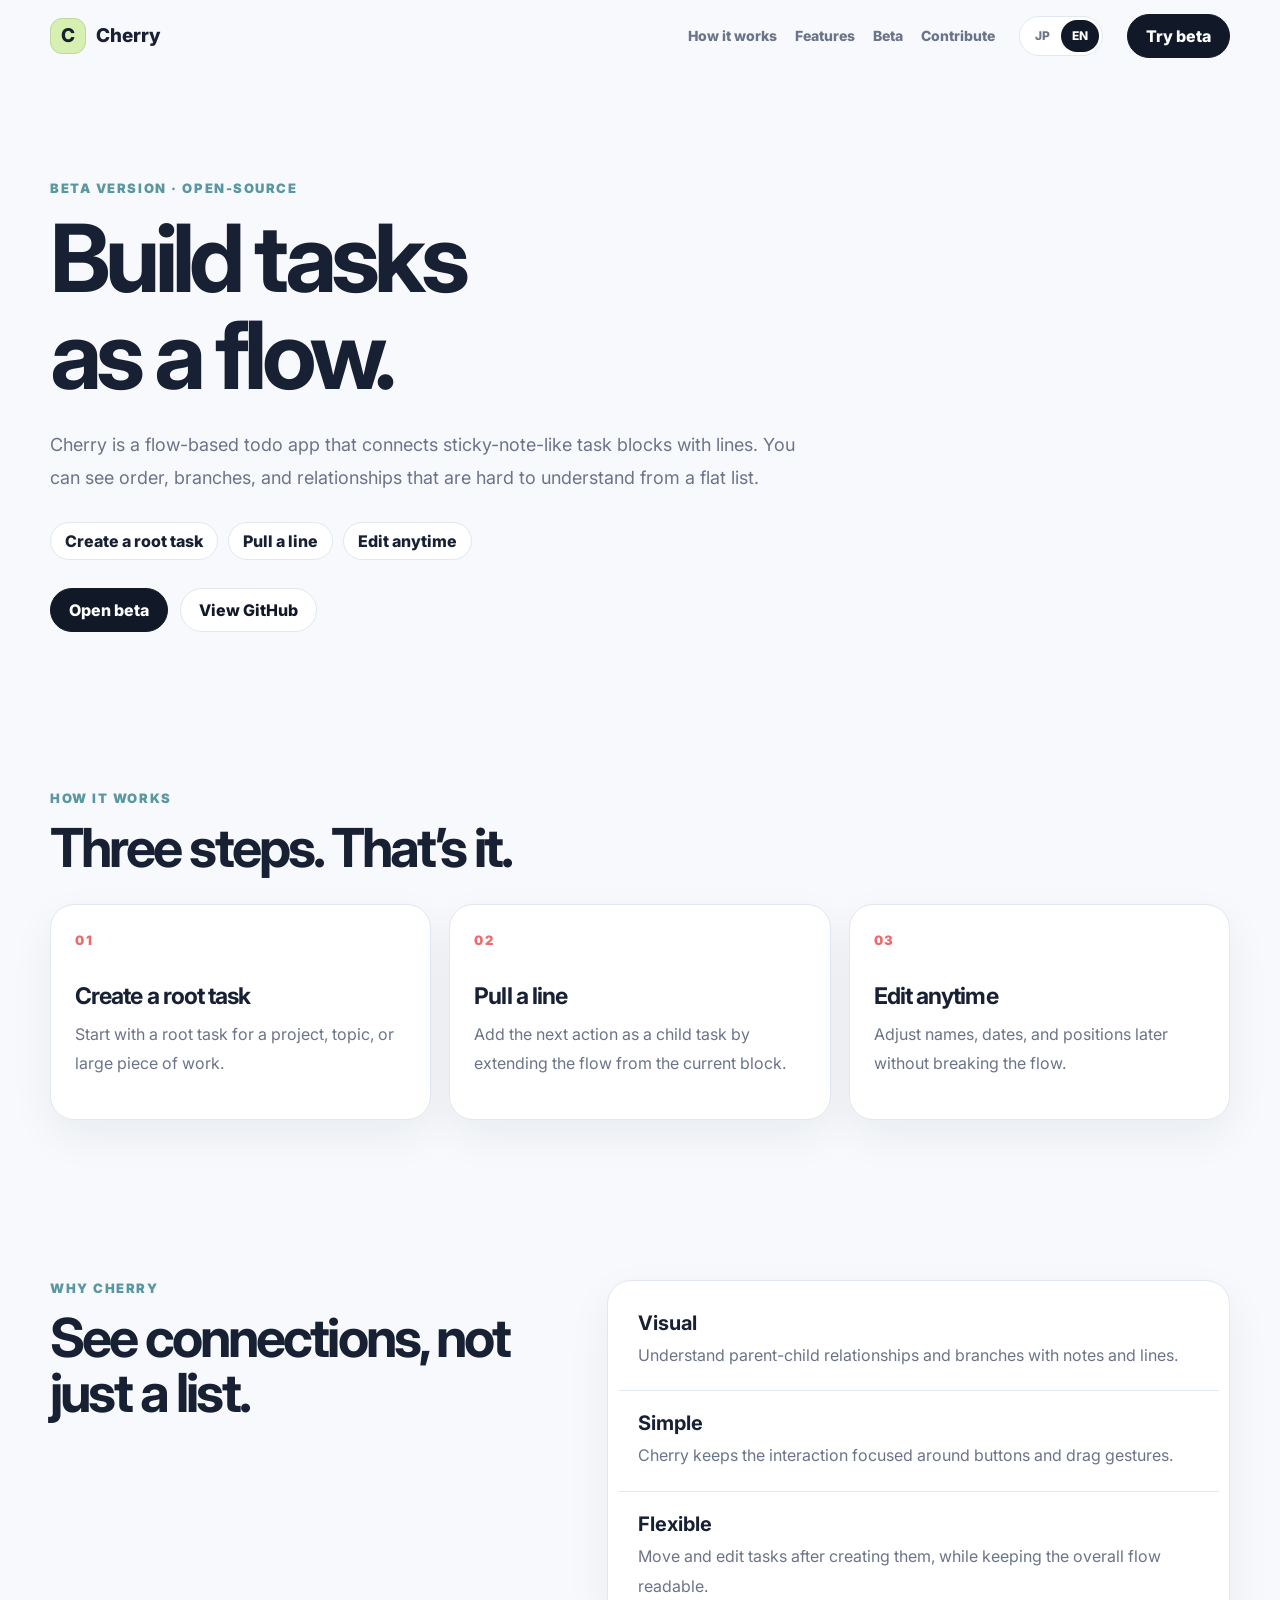
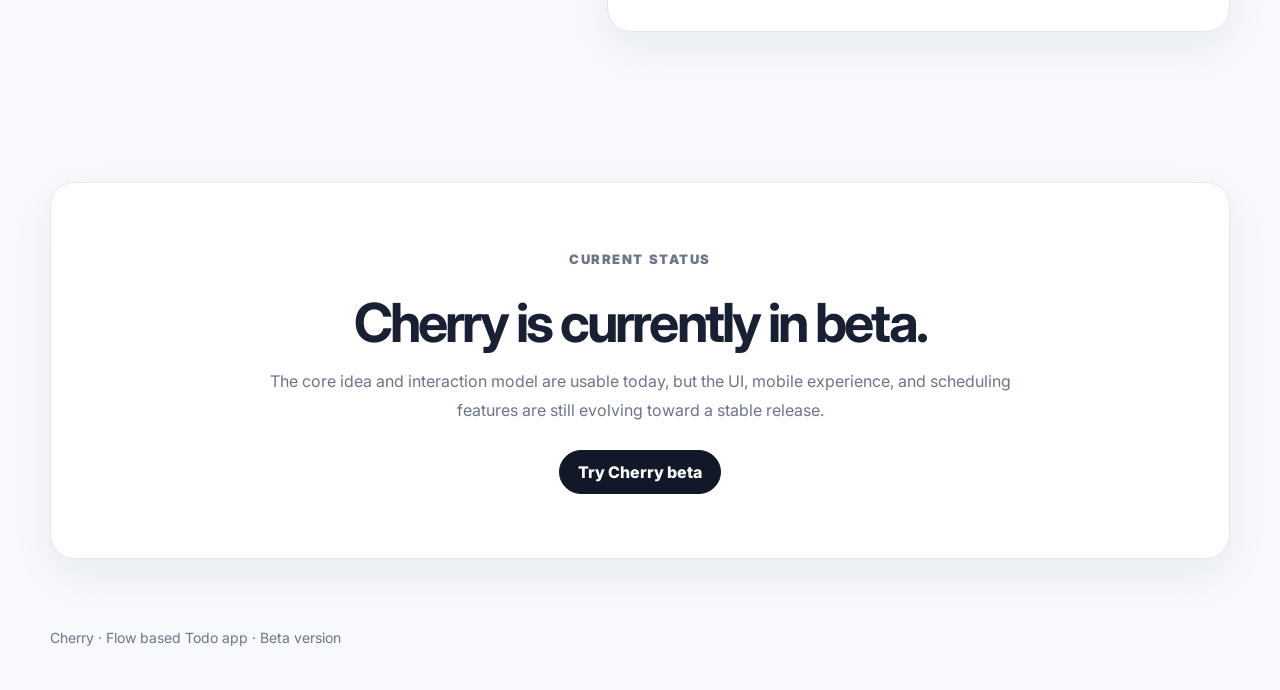
<file: index.html>
<!doctype html>
<html lang="ja" data-lang="ja">
  <head>
    <meta charset="utf-8" />
    <meta name="viewport" content="width=device-width, initial-scale=1" />
    <title>Cherry — Flow based Todo app</title>
    <meta name="description" content="Cherry is a simple flow-based todo app. Create a root task, pull a line, and grow tasks visually. Currently in beta." />
    <meta name="theme-color" content="#f7f9fc" />
    <meta property="og:title" content="Cherry — Flow based Todo app" />
    <meta property="og:description" content="Create a root task, pull a line, and grow your tasks as a flow. Cherry is currently in beta." />
    <meta property="og:type" content="website" />
    <link rel="preconnect" href="https://fonts.googleapis.com" />
    <link rel="preconnect" href="https://fonts.gstatic.com" crossorigin />
    <link href="https://fonts.googleapis.com/css2?family=Inter:wght@400;500;600;700;800&family=Noto+Sans+JP:wght@400;500;700;800&display=swap" rel="stylesheet" />
    <link rel="stylesheet" href="./styles.css" />
  </head>
  <body>
    <header class="site-header" data-header>
      <a class="brand" href="#top" aria-label="Cherry home">
        <span class="logo">C</span>
        <span>Cherry</span>
      </a>
      <nav class="nav-links" aria-label="Primary navigation">
        <a href="#how" data-i18n="navHow">使い方</a>
        <a href="#features" data-i18n="navFeatures">特徴</a>
        <a href="#beta" data-i18n="navBeta">β版</a>
      </nav>
      <div class="language-switch" role="group" aria-label="Language switcher">
        <button type="button" data-lang-button="ja" aria-pressed="true">JP</button>
        <button type="button" data-lang-button="en" aria-pressed="false">EN</button>
      </div>
      <a class="header-button" href="https://fugu0141.github.io/Cherry-ToDo/" data-i18n="tryBeta">Try beta</a>
    </header>

    <main id="top">
      <section class="hero">
        <div class="hero-copy reveal">
          <p class="eyebrow" data-i18n="eyebrow">β版 · オープンソース</p>
          <h1 class="hero-title" data-i18n-html="heroTitle">タスクを、<br />流れで組み立てる。</h1>
          <p class="lead" data-i18n="heroLead">Cherryは、付箋のようなタスクを線でつなげて整理するToDoアプリです。リストだけでは見えにくい作業の順番、分岐、関係をそのまま画面で把握できます。</p>
          <div class="hero-points" aria-label="Cherry basic operation">
            <span data-i18n="pointRoot">ルートを作る</span>
            <span data-i18n="pointLine">線を伸ばす</span>
            <span data-i18n="pointEdit">あとから直す</span>
          </div>
          <div class="actions">
            <a class="button primary" href="https://fugu0141.github.io/Cherry-ToDo/" data-i18n="openBeta">Open beta</a>
            <a class="button secondary" href="https://github.com/Fugu0141/Cherry-ToDo" data-i18n="viewGitHub">View GitHub</a>
          </div>
        </div>

        <div class="hero-board reveal" aria-label="Cherry board preview">
          <div class="browser-bar">
            <div class="app-title">
              <span class="logo small">C</span>
              <div><strong>Cherry</strong><small data-i18n="appTagline">タスクの流れを、ブロックで育てる。</small></div>
            </div>
            <div class="toolbar-pills"><span>+ ルート</span><span>自動整列</span><span>日付レーン ON</span></div>
          </div>
          <div class="board-canvas" role="img" aria-label="Cherry board with date lanes, sticky task blocks, and connector lines">
            <div class="date-band active"></div>
            <div class="date-band b2"></div>
            <div class="date-band b3"></div>
            <div class="date-band b4"></div>
            <div class="date-band b5"></div>
            <div class="date-badge d1"><small>Jul</small><strong>5</strong></div>
            <div class="date-badge d2"><strong>6</strong><small>Jul</small></div>
            <div class="date-badge d3"><strong>7</strong><small>Jul</small></div>
            <div class="date-badge d4"><strong>8</strong><small>Jul</small></div>
            <div class="date-badge d5"><strong>9</strong><small>Jul</small></div>
            <div class="board-line row r1"></div><div class="board-line row r2"></div><div class="board-line row r3"></div>
            <div class="flow-line h l1"></div><div class="flow-line v l2"></div><div class="flow-line h l3"></div><div class="flow-line h l4"></div><div class="flow-line v l5"></div><div class="flow-line h l6 dashed"></div>
            <article class="task-card root c1"><span></span><p data-i18n="taskLaunch">Launch Cherry v1.0</p></article>
            <article class="task-card c2"><span></span><p data-i18n="taskReview">Review current progress</p></article>
            <article class="task-card c3"><span></span><p data-i18n="taskDesign">Design</p></article>
            <article class="task-card c4"><span></span><p data-i18n="taskColors">UI colors</p></article>
            <article class="task-card c5"><span></span><p data-i18n="taskIcon">App icon</p></article>
            <article class="task-card c6"><span></span><p data-i18n="taskDev">Development</p></article>
            <article class="task-card c7"><span></span><p data-i18n="taskBugs">Mapping bugs</p></article>
            <article class="task-card c8"><span></span><p data-i18n="taskDocs">Documentation</p></article>
            <article class="task-card c9"><span></span><p>README</p></article>
            <article class="task-card c10"><span></span><p data-i18n="taskJaDocs">Japanese docs</p></article>
          </div>
        </div>
      </section>

      <section id="how" class="section-block">
        <div class="section-heading reveal"><p class="eyebrow" data-i18n="howEyebrow">How it works</p><h2 data-i18n="howTitle">操作は3つだけ。</h2></div>
        <div class="steps-grid">
          <article class="step-card reveal"><span>01</span><h3 data-i18n="step1Title">ルートタスクを作る</h3><p data-i18n="step1Text">まずはプロジェクトや大きな作業を、1つのルートタスクとして置きます。</p></article>
          <article class="step-card reveal"><span>02</span><h3 data-i18n="step2Title">線を引っ張る</h3><p data-i18n="step2Text">次にやることは、線を伸ばして子タスクとして追加。流れのまま分解できます。</p></article>
          <article class="step-card reveal"><span>03</span><h3 data-i18n="step3Title">あとから簡単編集</h3><p data-i18n="step3Text">名前、日付、位置はあとから調整できます。予定変更にもすぐ対応できます。</p></article>
        </div>
      </section>

      <section id="features" class="section-block split-block">
        <div class="section-heading reveal"><p class="eyebrow" data-i18n="featuresEyebrow">Why Cherry</p><h2 data-i18n="featuresTitle">リストでは見えない「つながり」を見る。</h2></div>
        <div class="feature-list reveal">
          <div><strong>Visual</strong><p data-i18n="featureVisual">親子関係や分岐を、付箋と線で直感的に把握できます。</p></div>
          <div><strong>Simple</strong><p data-i18n="featureSimple">ボタンとドラッグ操作を中心に、覚えることを少なくしています。</p></div>
          <div><strong>Flexible</strong><p data-i18n="featureFlexible">作ったあとも並び替えや編集がしやすく、流れを壊さず調整できます。</p></div>
        </div>
      </section>

      <section id="beta" class="beta-box reveal">
        <p class="eyebrow" data-i18n="statusEyebrow">Current status</p>
        <h2 data-i18n="betaTitle">Cherry is currently in beta.</h2>
        <p data-i18n="betaText">基本の考え方と操作感は試せますが、UI、モバイル体験、スケジュール機能はまだ改善中です。正式版に向けて、これからもっと磨いていきます。</p>
        <div class="actions center"><a class="button primary" href="https://fugu0141.github.io/Cherry-ToDo/" data-i18n="tryCherryBeta">Try Cherry beta</a></div>
      </section>
    </main>

    <footer class="site-footer" data-i18n="footer">Cherry · フロー型ToDoアプリ · β版</footer>
    <script src="./script.js"></script>
  </body>
</html>
</file>
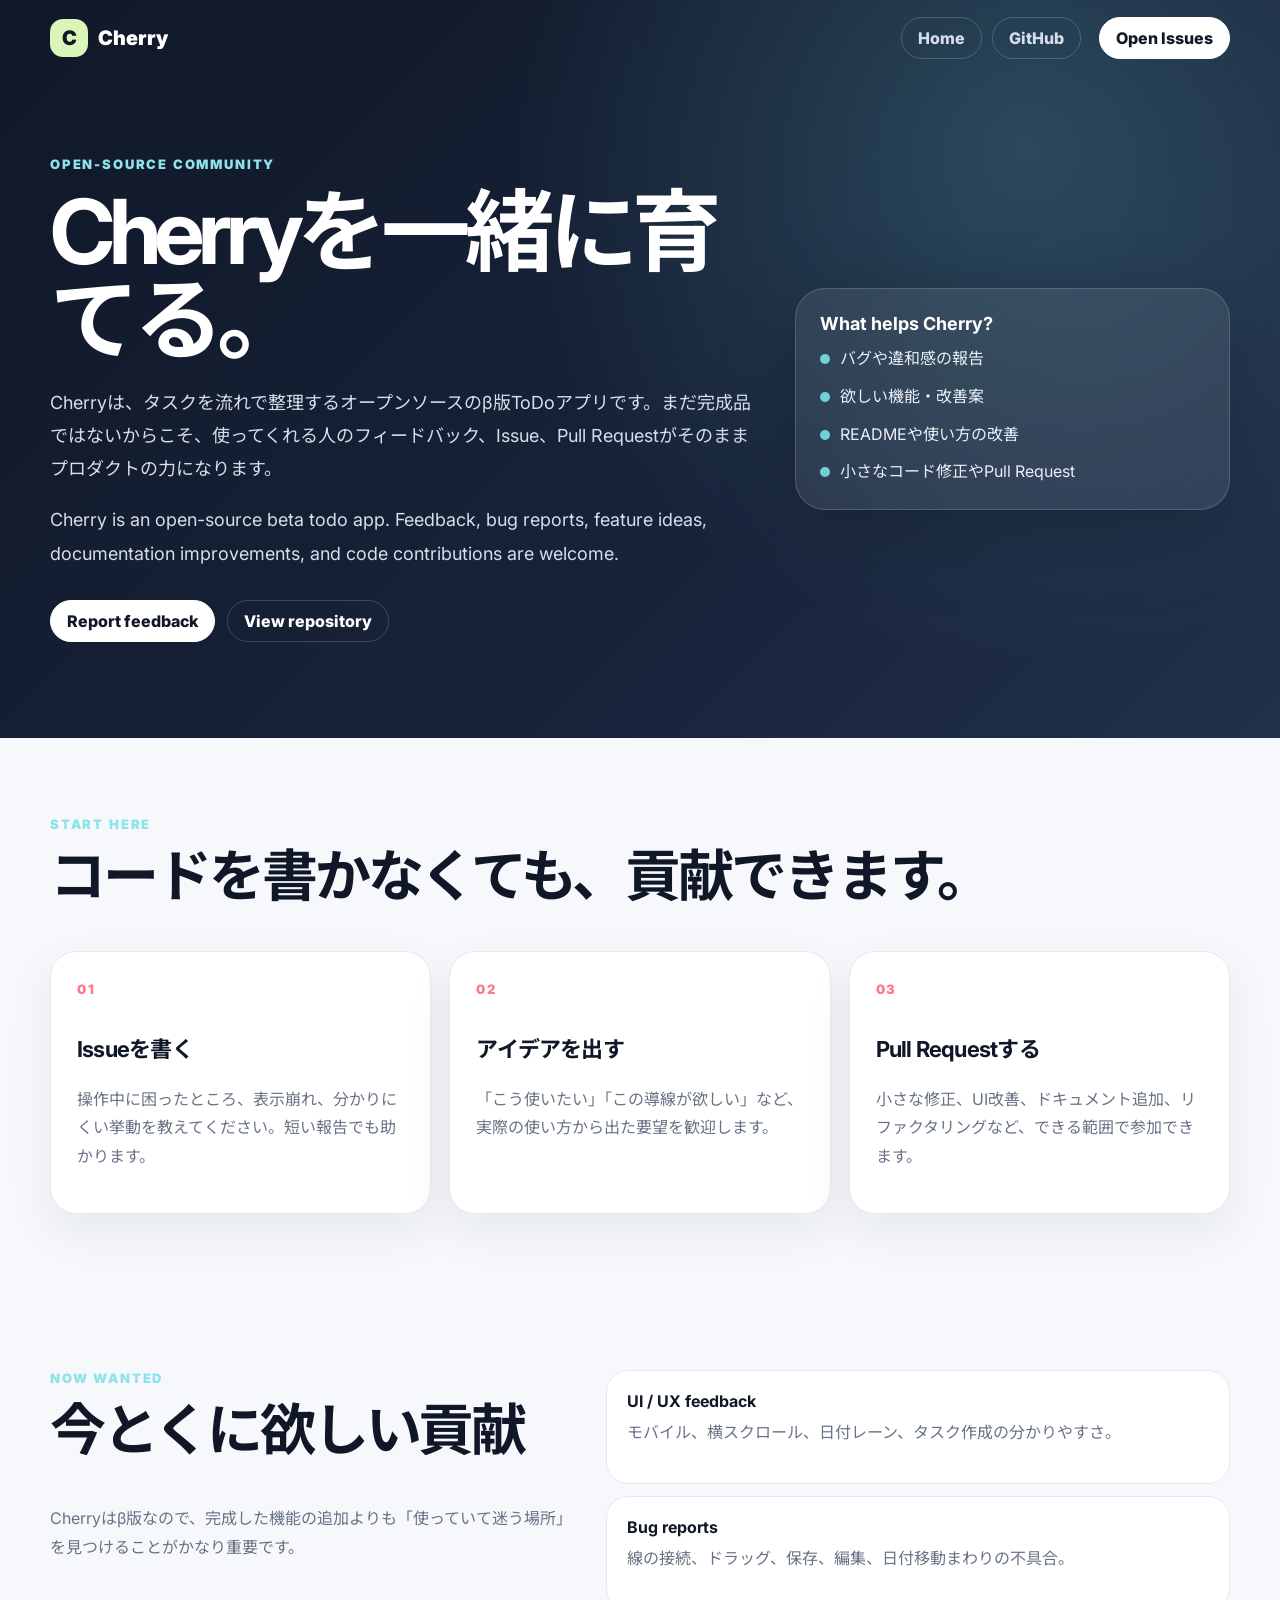
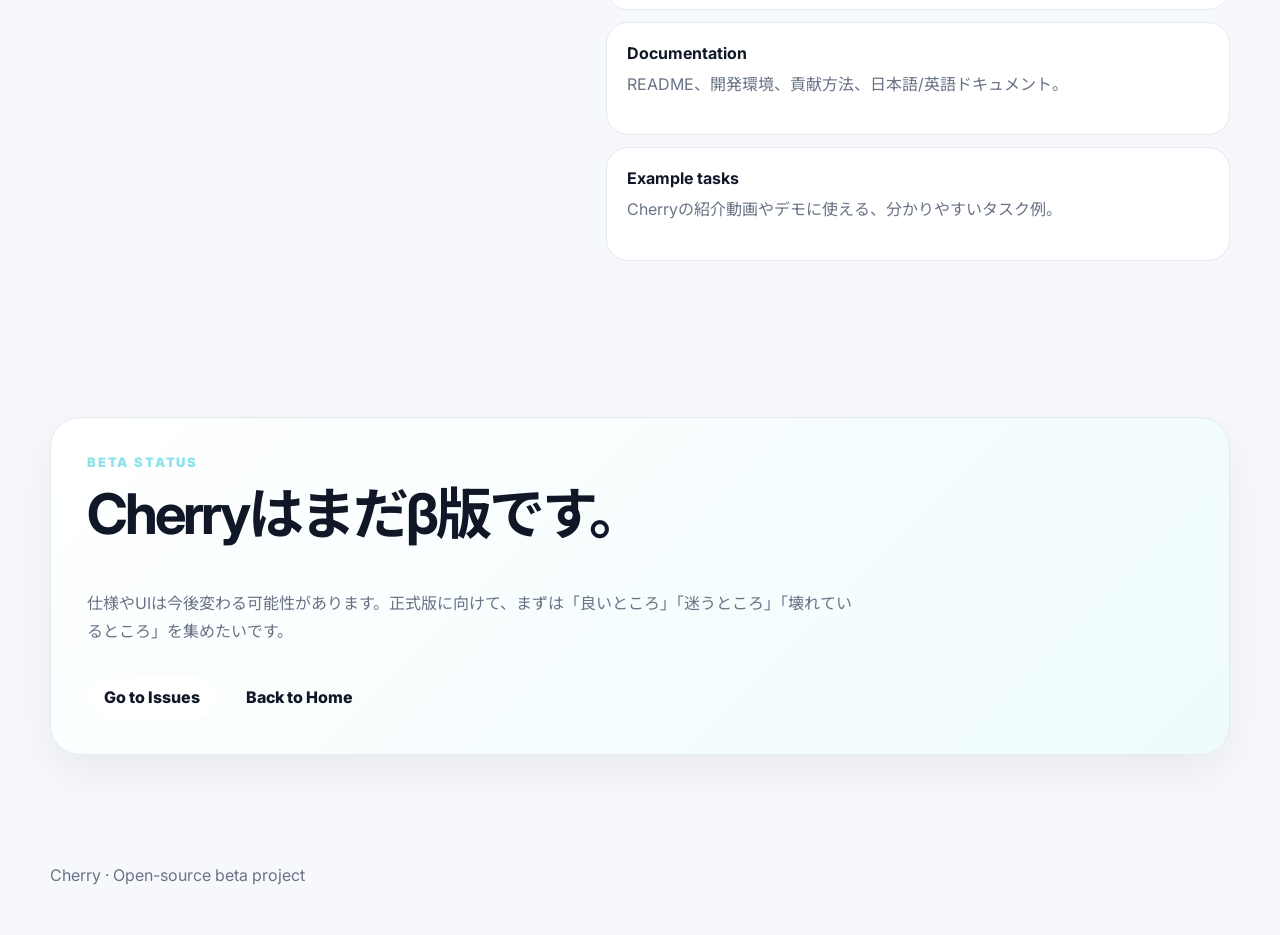
<file: contribute.html>
<!doctype html>
<html lang="ja">
  <head>
    <meta charset="utf-8" />
    <meta name="viewport" content="width=device-width, initial-scale=1" />
    <title>Contribute to Cherry</title>
    <meta name="description" content="Cherry is an open-source beta todo app. Contribute feedback, bug reports, ideas, documentation, and code." />
    <meta name="theme-color" content="#101828" />
    <link rel="preconnect" href="https://fonts.googleapis.com" />
    <link rel="preconnect" href="https://fonts.gstatic.com" crossorigin />
    <link href="https://fonts.googleapis.com/css2?family=Inter:wght@400;500;600;700;800;900&family=Noto+Sans+JP:wght@400;500;700;800;900&display=swap" rel="stylesheet" />
    <style>
      :root{--ink:#101828;--ink2:#172033;--paper:#f6f8fc;--card:#fff;--muted:#697386;--line:#e4e9f2;--mint:#d9f5b8;--cyan:#71d1d7;--pink:#ff7a8a;--yellow:#fff2a8}*{box-sizing:border-box}body{margin:0;background:var(--paper);color:var(--ink);font-family:Inter,"Noto Sans JP",system-ui,sans-serif}a{color:inherit;text-decoration:none}.top{background:radial-gradient(circle at 80% 20%,rgba(113,209,215,.22),transparent 32rem),linear-gradient(135deg,#101828,#18233a 62%,#22304c);color:#fff}.nav{display:flex;align-items:center;gap:18px;min-height:76px;width:min(1180px,calc(100% - 40px));margin:0 auto}.brand{display:flex;align-items:center;gap:10px;margin-right:auto;font-weight:900;font-size:20px}.logo{display:grid;place-items:center;width:38px;height:38px;border-radius:13px;background:var(--mint);color:#101828;font-weight:900}.navlinks{display:flex;gap:10px}.navlinks a,.btn{display:inline-flex;align-items:center;justify-content:center;min-height:42px;padding:0 16px;border-radius:999px;font-weight:800;border:1px solid rgba(255,255,255,.18)}.navlinks a{color:#d6deea}.btn.light{background:#fff;color:#101828;border-color:#fff}.hero{width:min(1180px,calc(100% - 40px));margin:0 auto;padding:80px 0 96px;display:grid;grid-template-columns:minmax(0,1fr) minmax(320px,.62fr);gap:44px;align-items:center}.eyebrow{margin:0 0 16px;color:#8de3e9;font-size:13px;font-weight:900;letter-spacing:.14em;text-transform:uppercase}h1,h2,h3,p{margin-top:0}h1{margin-bottom:22px;font-size:clamp(46px,7vw,92px);line-height:.98;letter-spacing:-.07em}h2{font-size:clamp(32px,4.5vw,56px);line-height:1;letter-spacing:-.055em}h3{font-size:22px;letter-spacing:-.035em}.lead{max-width:760px;color:#d6deea;font-size:18px;line-height:1.85}.actions{display:flex;flex-wrap:wrap;gap:12px;margin-top:30px}.hub-card{background:rgba(255,255,255,.08);border:1px solid rgba(255,255,255,.16);border-radius:30px;padding:24px;box-shadow:0 24px 80px rgba(0,0,0,.22)}.hub-card strong{display:block;margin-bottom:12px;font-size:18px}.hub-card ul{display:grid;gap:12px;margin:0;padding:0;list-style:none}.hub-card li{display:flex;gap:10px;color:#e9eef7;line-height:1.6}.dot{width:10px;height:10px;border-radius:50%;background:var(--cyan);margin-top:8px;flex:0 0 auto}.wrap{width:min(1180px,calc(100% - 40px));margin:0 auto}.section{padding:78px 0}.cards{display:grid;grid-template-columns:repeat(3,1fr);gap:18px;margin-top:28px}.card{background:var(--card);border:1px solid var(--line);border-radius:26px;padding:26px;box-shadow:0 18px 48px rgba(16,24,40,.07)}.num{display:inline-flex;margin-bottom:34px;color:var(--pink);font-size:13px;font-weight:900;letter-spacing:.14em}.card p,.text,.list p{color:var(--muted);line-height:1.8}.split{display:grid;grid-template-columns:minmax(0,.85fr) minmax(360px,1fr);gap:26px;align-items:start}.list{display:grid;gap:12px}.item{padding:20px;border-radius:22px;background:#fff;border:1px solid var(--line)}.item strong{display:block;margin-bottom:7px}.banner{padding:36px;border-radius:30px;background:linear-gradient(135deg,#fff,#eefbfc);border:1px solid var(--line);box-shadow:0 18px 48px rgba(16,24,40,.06)}.banner p{max-width:780px}.footer{width:min(1180px,calc(100% - 40px));margin:0 auto;padding:32px 0 50px;color:var(--muted)}@media(max-width:900px){.hero,.split,.cards{grid-template-columns:1fr}.hero{padding:54px 0 72px}.navlinks{display:none}h1{font-size:clamp(44px,12vw,66px)}}
    </style>
  </head>
  <body>
    <div class="top">
      <header class="nav">
        <a class="brand" href="./"><span class="logo">C</span><span>Cherry</span></a>
        <nav class="navlinks" aria-label="Navigation"><a href="./">Home</a><a href="https://github.com/Fugu0141/Cherry-ToDo">GitHub</a></nav>
        <a class="btn light" href="https://github.com/Fugu0141/Cherry-ToDo/issues">Open Issues</a>
      </header>

      <section class="hero">
        <div>
          <p class="eyebrow">Open-source community</p>
          <h1>Cherryを一緒に育てる。</h1>
          <p class="lead">Cherryは、タスクを流れで整理するオープンソースのβ版ToDoアプリです。まだ完成品ではないからこそ、使ってくれる人のフィードバック、Issue、Pull Requestがそのままプロダクトの力になります。</p>
          <p class="lead">Cherry is an open-source beta todo app. Feedback, bug reports, feature ideas, documentation improvements, and code contributions are welcome.</p>
          <div class="actions"><a class="btn light" href="https://github.com/Fugu0141/Cherry-ToDo/issues">Report feedback</a><a class="btn" href="https://github.com/Fugu0141/Cherry-ToDo">View repository</a></div>
        </div>
        <aside class="hub-card" aria-label="Contribution summary">
          <strong>What helps Cherry?</strong>
          <ul>
            <li><span class="dot"></span><span>バグや違和感の報告</span></li>
            <li><span class="dot"></span><span>欲しい機能・改善案</span></li>
            <li><span class="dot"></span><span>READMEや使い方の改善</span></li>
            <li><span class="dot"></span><span>小さなコード修正やPull Request</span></li>
          </ul>
        </aside>
      </section>
    </div>

    <main class="wrap">
      <section class="section">
        <p class="eyebrow">Start here</p>
        <h2>コードを書かなくても、貢献できます。</h2>
        <div class="cards">
          <article class="card"><span class="num">01</span><h3>Issueを書く</h3><p>操作中に困ったところ、表示崩れ、分かりにくい挙動を教えてください。短い報告でも助かります。</p></article>
          <article class="card"><span class="num">02</span><h3>アイデアを出す</h3><p>「こう使いたい」「この導線が欲しい」など、実際の使い方から出た要望を歓迎します。</p></article>
          <article class="card"><span class="num">03</span><h3>Pull Requestする</h3><p>小さな修正、UI改善、ドキュメント追加、リファクタリングなど、できる範囲で参加できます。</p></article>
        </div>
      </section>

      <section class="section split">
        <div><p class="eyebrow">Now wanted</p><h2>今とくに欲しい貢献</h2><p class="text">Cherryはβ版なので、完成した機能の追加よりも「使っていて迷う場所」を見つけることがかなり重要です。</p></div>
        <div class="list">
          <div class="item"><strong>UI / UX feedback</strong><p>モバイル、横スクロール、日付レーン、タスク作成の分かりやすさ。</p></div>
          <div class="item"><strong>Bug reports</strong><p>線の接続、ドラッグ、保存、編集、日付移動まわりの不具合。</p></div>
          <div class="item"><strong>Documentation</strong><p>README、開発環境、貢献方法、日本語/英語ドキュメント。</p></div>
          <div class="item"><strong>Example tasks</strong><p>Cherryの紹介動画やデモに使える、分かりやすいタスク例。</p></div>
        </div>
      </section>

      <section class="section">
        <div class="banner">
          <p class="eyebrow">Beta status</p>
          <h2>Cherryはまだβ版です。</h2>
          <p class="text">仕様やUIは今後変わる可能性があります。正式版に向けて、まずは「良いところ」「迷うところ」「壊れているところ」を集めたいです。</p>
          <div class="actions"><a class="btn light" href="https://github.com/Fugu0141/Cherry-ToDo/issues">Go to Issues</a><a class="btn" href="./">Back to Home</a></div>
        </div>
      </section>
    </main>

    <footer class="footer">Cherry · Open-source beta project</footer>
  </body>
</html>
</file>
<file: styles.css>
:root{--bg:#f7f9fc;--text:#182033;--muted:#6b7488;--line:#e2e8f0;--navy:#111827;--accent:#5a97a0;--cherry:#ef6b6b}*{box-sizing:border-box}html{scroll-behavior:smooth}body{margin:0;background:var(--bg);color:var(--text);font-family:Inter,"Noto Sans JP",system-ui,sans-serif}a{color:inherit;text-decoration:none}.site-header{position:sticky;top:0;z-index:20;display:flex;align-items:center;gap:24px;min-height:72px;padding:0 max(20px,calc((100vw - 1180px)/2));background:rgba(247,249,252,.9);border-bottom:1px solid transparent;backdrop-filter:blur(14px)}.site-header.is-scrolled{border-color:var(--line)}.brand{display:flex;align-items:center;gap:10px;margin-right:auto;font-size:19px;font-weight:800}.logo{display:grid;place-items:center;width:36px;height:36px;border-radius:12px;background:#d7f0b2;border:1px solid #b9d99d;font-weight:800}.logo.small{width:28px;height:28px;border-radius:9px;font-size:14px}.nav-links{display:flex;gap:18px;color:var(--muted);font-size:14px;font-weight:800}.language-switch{display:flex;padding:3px;border:1px solid var(--line);border-radius:999px;background:#fff}.language-switch button{min-width:38px;min-height:32px;border:0;border-radius:999px;background:transparent;color:var(--muted);font:inherit;font-size:12px;font-weight:800}.language-switch button[aria-pressed=true]{background:var(--navy);color:#fff}.header-button,.button{display:inline-flex;align-items:center;justify-content:center;min-height:44px;padding:0 18px;border-radius:999px;font-weight:800;border:1px solid var(--line)}.header-button,.button.primary{background:var(--navy);border-color:var(--navy);color:#fff}.button.secondary{background:#fff;color:var(--navy)}main{width:min(1180px,calc(100% - 40px));margin:0 auto}.hero{display:block;padding:108px 0 78px}.hero-copy{max-width:860px}.eyebrow{margin:0 0 14px;color:var(--accent);font-size:13px;font-weight:900;letter-spacing:.12em;text-transform:uppercase}h1,h2,h3,p{margin-top:0}.hero-title{margin-bottom:24px;font-size:clamp(44px,7vw,86px);line-height:1.03;letter-spacing:-.06em;word-break:keep-all;overflow-wrap:normal}:root[data-lang=en] .hero-title{max-width:720px;font-size:clamp(48px,7.4vw,94px)}h2{margin-bottom:16px;font-size:clamp(32px,4.2vw,54px);line-height:1.03;letter-spacing:-.055em}h3{margin-bottom:10px;font-size:23px;letter-spacing:-.04em}.lead,.step-card p,.feature-list p,.beta-box p{color:var(--muted);line-height:1.85}.lead{max-width:760px;font-size:18px}.hero-points{display:flex;flex-wrap:wrap;gap:10px;margin:28px 0}.hero-points span{display:flex;align-items:center;min-height:38px;padding:0 14px;border-radius:999px;background:#fff;border:1px solid var(--line);font-weight:800}.actions{display:flex;flex-wrap:wrap;gap:12px}.actions.center{justify-content:center}.hero-board{display:none}.section-block{padding:80px 0}.section-heading{max-width:700px}.steps-grid{display:grid;grid-template-columns:repeat(3,1fr);gap:18px;margin-top:28px}.step-card,.feature-list,.beta-box{background:#fff;border:1px solid var(--line);border-radius:24px;box-shadow:0 16px 45px rgba(24,32,51,.06)}.step-card{padding:24px}.step-card span{display:inline-flex;margin-bottom:34px;color:var(--cherry);font-size:13px;font-weight:900;letter-spacing:.14em}.split-block{display:grid;grid-template-columns:minmax(0,.85fr) minmax(360px,1fr);gap:28px}.feature-list{display:grid;padding:10px}.feature-list div{padding:20px}.feature-list div+div{border-top:1px solid var(--line)}.feature-list strong{display:block;margin-bottom:6px;font-size:20px}.feature-list p{margin-bottom:0}.beta-box{margin:70px 0 42px;padding:clamp(28px,6vw,64px);text-align:center}.beta-box p{max-width:760px;margin:0 auto 24px}.site-footer{width:min(1180px,calc(100% - 40px));margin:0 auto;padding:28px 0 44px;color:var(--muted);font-size:14px}.reveal{opacity:0;transform:translateY(14px);transition:opacity .52s ease,transform .52s ease}.reveal.is-visible{opacity:1;transform:none}@media(max-width:1060px){.steps-grid,.split-block{grid-template-columns:1fr}.hero{padding-top:70px}}@media(max-width:720px){.site-header{flex-wrap:wrap;padding:12px 18px;gap:12px}.nav-links{display:none}.header-button{margin-left:auto}main,.site-footer{width:min(100% - 28px,1180px)}.hero{padding:58px 0 48px}.hero-title,:root[data-lang=en] .hero-title{font-size:clamp(40px,12vw,58px)}h2{font-size:clamp(32px,10vw,44px)}.lead{font-size:16px}}@media(prefers-reduced-motion:reduce){html{scroll-behavior:auto}*,*:before,*:after{animation:none!important;transition:none!important}.reveal{opacity:1;transform:none}}
</file>
